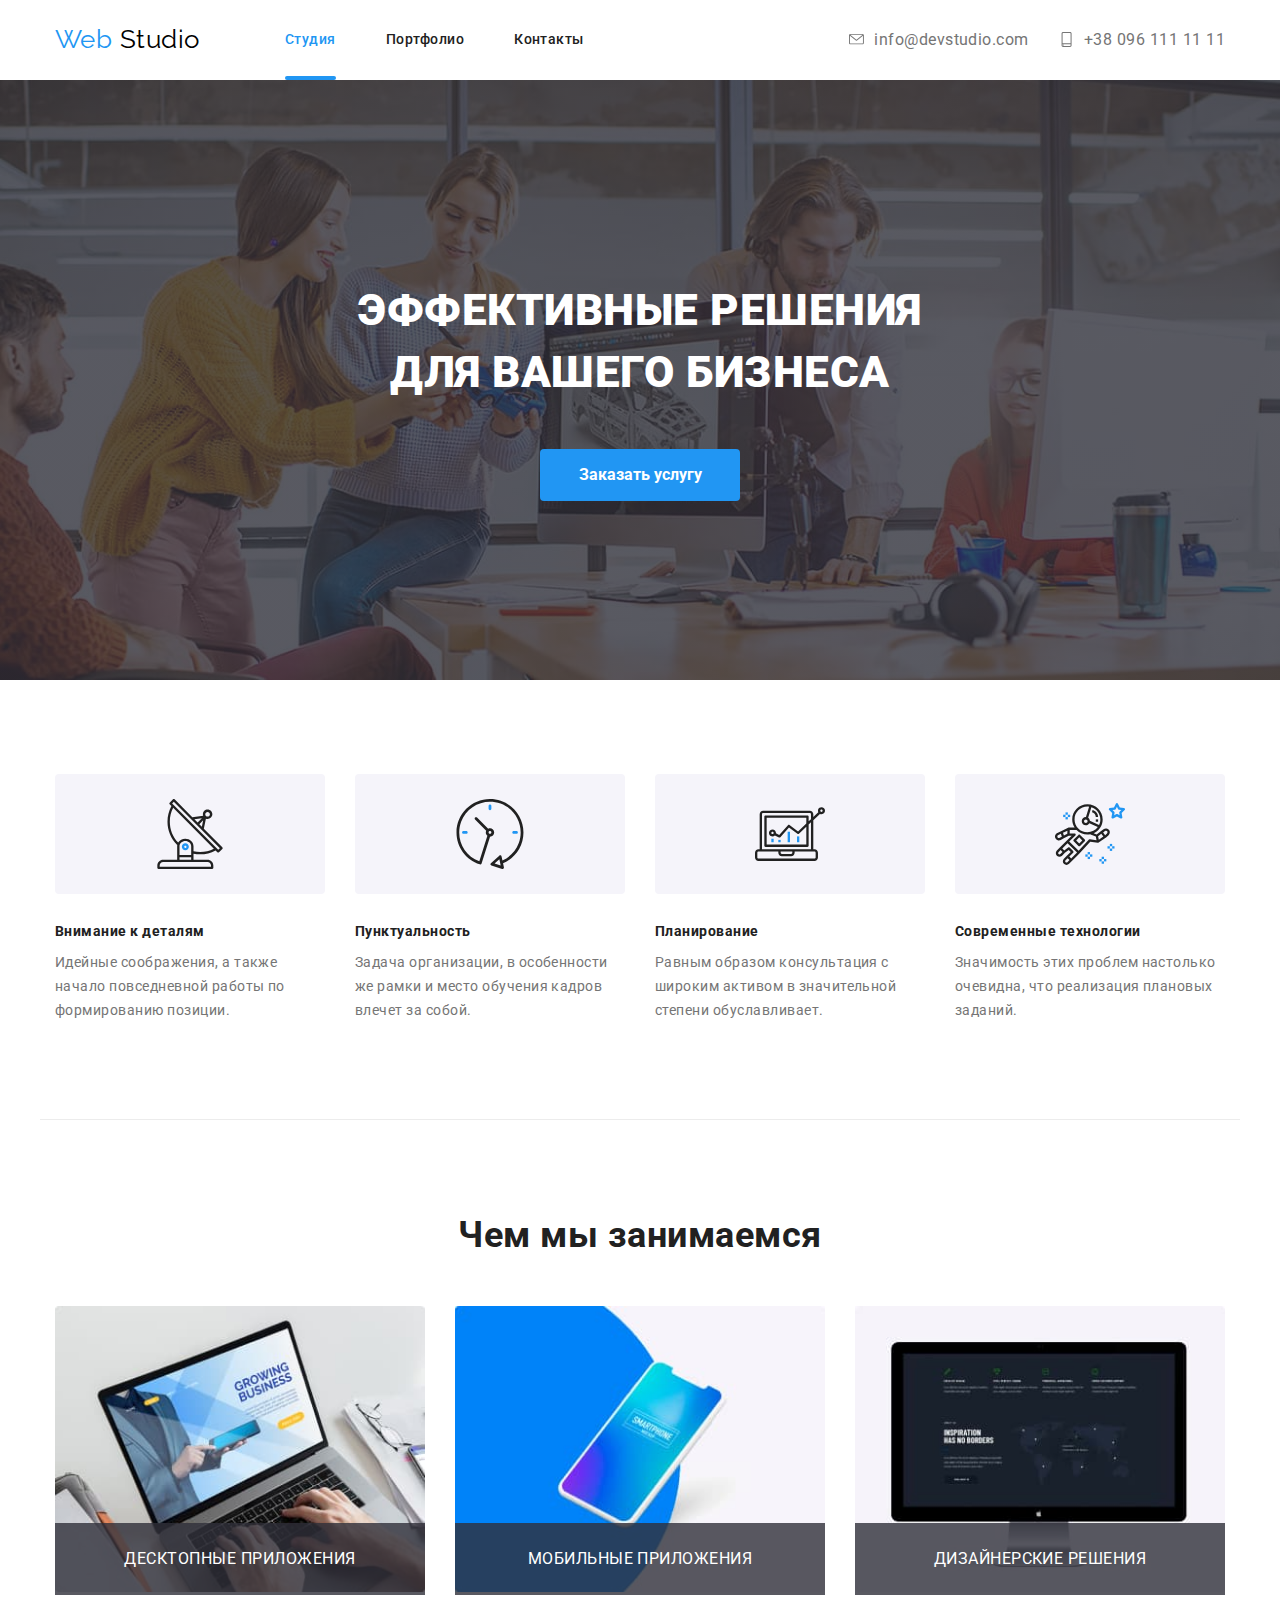
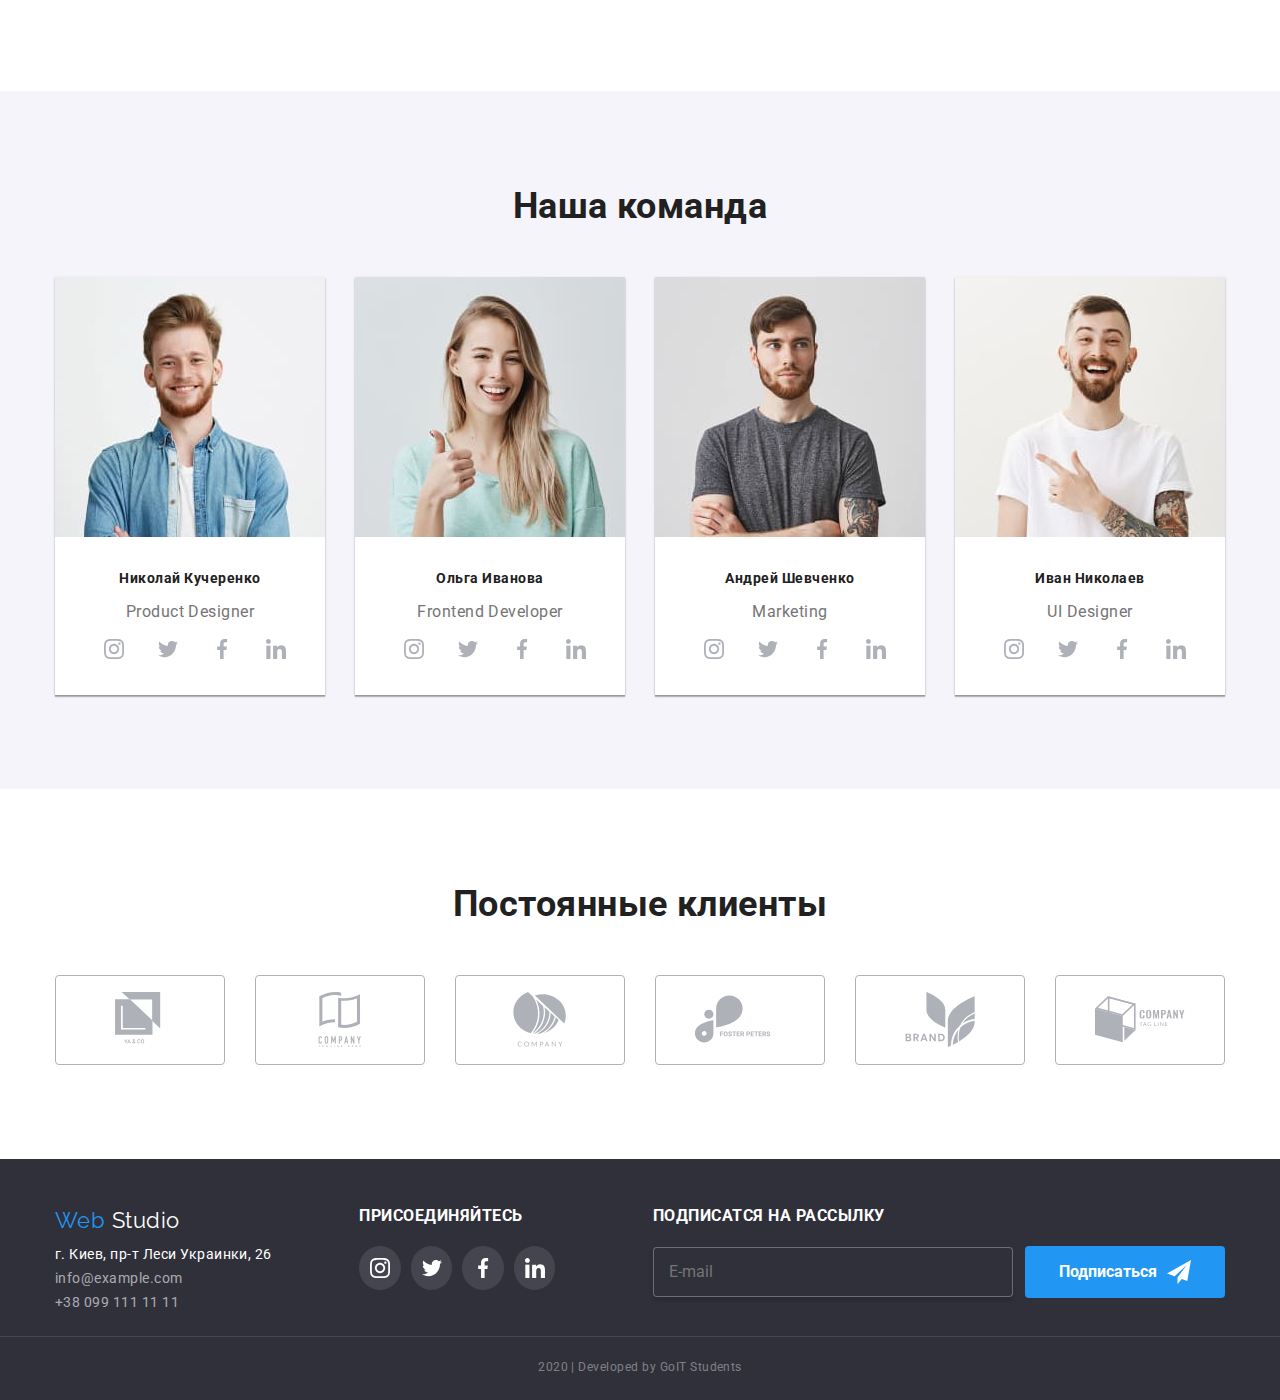
<file: index.html>
<!DOCTYPE html>
<html lang="ru">
  <head>
    <meta charset="UTF-8" />
    <meta name="viewport" content="width=device-width, initial-scale=1.0" />
    <title>Web Studio</title>
    <link
      href="https://fonts.googleapis.com/css2?family=Raleway:wght@700&family=Roboto:wght@400;500;700;900&display=swap"
      rel="stylesheet"
    />
    <link
      rel="stylesheet"
      href="https://cdnjs.cloudflare.com/ajax/libs/modern-normalize/0.6.0/modern-normalize.min.css"
    />
    <link rel="stylesheet" href="./css/styles.css" />
  </head>

  <body>
    <!--Шапка сайта-->
    <header>
      <div class="container main-nav">
        <a href="./index.html" class="logo">
          Web <span class="logo-secondary-color">Studio</span></a
        >
        <nav>
          <ul class="site-nav">
            <li class="item"><a href="" class="link current">Студия</a></li>
            <li class="item">
              <a href="./portfolio.html" class="link">Портфолио</a>
            </li>
            <li class="item"><a href="" class="link">Контакты</a></li>
          </ul>
        </nav>
        <ul class="header-contacts">
          <li class="header-link">
            <a class="header-contacts-link" href="mailto:info@devstudio.com">
              <svg class="header-link-icon">
                <use href="./images/symbol-defs.svg#mail"></use>
              </svg>
              info@devstudio.com
            </a>
          </li>
          <li class="header-link">
            <a class="header-contacts-link" href="tel:380961111111">
              <svg class="header-link-icon">
                <use href="./images/symbol-defs.svg#smartphone"></use>
              </svg>
              +38 096 111 11 11
            </a>
          </li>
        </ul>
      </div>
    </header>

    <main>
      <!--Герой-->
      <section class="hero overlay">
        <div class="hero-box">
          <h1 class="hero-title">
            ЭФФЕКТИВНЫЕ РЕШЕНИЯ<br />ДЛЯ ВАШЕГО БИЗНЕСА
          </h1>
        </div>
        <button type="button" class="button hero-button" data-modal-open>
          Заказать услугу
        </button>
      </section>

      <!--деятельность-->
      <section class="section">
        <div class="container main">
          <h2 class="section-title visuallyhidden">Приемущества</h2>
          <ul class="benefits">
            <li class="benefits-list">
              <div class="box-benefits-icon">
                <svg class="benefits-icon">
                  <use href="./images/symbol-defs.svg#antenna"></use>
                </svg>
              </div>
              <h3>Внимание к деталям</h3>
              <p class="section-p">
                Идейные соображения, а также начало повседневной работы по
                формированию позиции.
              </p>
            </li>
            <li class="benefits-list icon-clock">
              <div class="box-benefits-icon">
                <svg class="benefits-icon">
                  <use href="./images/symbol-defs.svg#clock"></use>
                </svg>
              </div>
              <h3>Пунктуальность</h3>
              <p class="section-p">
                Задача организации, в особенности же рамки и место обучения
                кадров влечет за собой.
              </p>
            </li>
            <li class="benefits-list icon-diagram">
              <div class="box-benefits-icon">
                <svg class="benefits-icon">
                  <use href="./images/symbol-defs.svg#diagram"></use>
                </svg>
              </div>
              <h3>Планирование</h3>
              <p class="section-p">
                Равным образом консультация с широким активом в значительной
                степени обуславливает.
              </p>
            </li>
            <li class="benefits-list icon-astronaut">
              <div class="box-benefits-icon">
                <svg class="benefits-icon">
                  <use href="./images/symbol-defs.svg#astronaut"></use>
                </svg>
              </div>
              <h3>Современные технологии</h3>
              <p class="section-p">
                Значимость этих проблем настолько очевидна, что реализация
                плановых заданий.
              </p>
            </li>
          </ul>
        </div>
      </section>

      <!-- Чем мы занимаемся -->
      <section class="section">
        <div class="container main container-border">
          <div class="box-title">
            <h2 class="section-title">Чем мы занимаемся</h2>
          </div>
          <ul class="doing">
            <li>
              <a href="" class="img-doing">
                <img src="./images/box/box_1.jpg" alt="ноутбук" width="370" />
                <div class="doing-overlay">
                  <p class="doing-text">Десктопные приложения</p>
                </div>
              </a>
            </li>
            <li>
              <a href="" class="img-doing">
                <img src="./images/box/box_2.jpg" alt="смартфон" width="370" />
                <div class="doing-overlay">
                  <p class="doing-text">Мобильные приложения</p>
                </div>
              </a>
            </li>
            <li>
              <a href="" class="img-doing">
                <img
                  src="./images/box/box_3.jpg"
                  alt="дизайн сайта"
                  width="370"
                />
                <div class="doing-overlay">
                  <p class="doing-text">Дизайнерские решения</p>
                </div>
              </a>
            </li>
          </ul>
        </div>
      </section>

      <!--Комманда-->
      <section class="section section-team bg-team">
        <div class="container main">
          <h2 class="section-title team-title">Наша команда</h2>
          <ul class="team">
            <li class="team-list">
              <img
                class="img-team"
                src="./images/our_team/John_Smith.jpg"
                alt="на фото John Smith"
                width="270"
              />
              <h3>Николай Кучеренко</h3>
              <p>Product Designer</p>
              <ul class="box_social_links">
                <li class="list_social_links">
                  <svg class="social_links">
                    <use href="./images/symbol-defs.svg#instagram"></use>
                  </svg>
                </li>
                <li class="list_social_links">
                  <svg class="social_links">
                    <use href="./images/symbol-defs.svg#twitter"></use>
                  </svg>
                </li>
                <li class="list_social_links">
                  <svg class="social_links">
                    <use href="./images/symbol-defs.svg#facebook"></use>
                  </svg>
                </li>
                <li class="list_social_links">
                  <svg class="social_links">
                    <use href="./images/symbol-defs.svg#linkedin"></use>
                  </svg>
                </li>
              </ul>
            </li>
            <li class="team-list">
              <img
                class="img-team"
                src="./images/our_team/Marta_Stewart.jpg"
                alt="на фото Marta Stewart"
                width="270"
              />
              <h3>Ольга Иванова</h3>
              <p>Frontend Developer</p>
              <ul class="box_social_links">
                <li class="list_social_links">
                  <svg class="social_links">
                    <use href="./images/symbol-defs.svg#instagram"></use>
                  </svg>
                </li>
                <li class="list_social_links">
                  <svg class="social_links">
                    <use href="./images/symbol-defs.svg#twitter"></use>
                  </svg>
                </li>
                <li class="list_social_links">
                  <svg class="social_links">
                    <use href="./images/symbol-defs.svg#facebook"></use>
                  </svg>
                </li>
                <li class="list_social_links">
                  <svg class="social_links">
                    <use href="./images/symbol-defs.svg#linkedin"></use>
                  </svg>
                </li>
              </ul>
            </li>
            <li class="team-list">
              <img
                class="img-team"
                src="./images/our_team/Robert_Jakis.jpg"
                alt="на фото Robert Jakis"
                width="270"
              />
              <h3>Андрей Шевченко</h3>
              <p>Marketing</p>
              <ul class="box_social_links">
                <li class="list_social_links">
                  <svg class="social_links">
                    <use href="./images/symbol-defs.svg#instagram"></use>
                  </svg>
                </li>
                <li class="list_social_links">
                  <svg class="social_links">
                    <use href="./images/symbol-defs.svg#twitter"></use>
                  </svg>
                </li>
                <li class="list_social_links">
                  <svg class="social_links">
                    <use href="./images/symbol-defs.svg#facebook"></use>
                  </svg>
                </li>
                <li class="list_social_links">
                  <svg class="social_links">
                    <use href="./images/symbol-defs.svg#linkedin"></use>
                  </svg>
                </li>
              </ul>
            </li>
            <li class="team-list">
              <img
                class="img-team"
                src="./images/our_team/Martin_Doe.jpg"
                alt="на фото Martin Doe"
                width="270"
              />
              <h3>Иван Николаев</h3>
              <p>UI Designer</p>
              <ul class="box_social_links">
                <li class="list_social_links">
                  <svg class="social_links">
                    <use href="./images/symbol-defs.svg#instagram"></use>
                  </svg>
                </li>
                <li class="list_social_links">
                  <svg class="social_links">
                    <use href="./images/symbol-defs.svg#twitter"></use>
                  </svg>
                </li>
                <li class="list_social_links">
                  <svg class="social_links">
                    <use href="./images/symbol-defs.svg#facebook"></use>
                  </svg>
                </li>
                <li class="list_social_links">
                  <svg class="social_links">
                    <use href="./images/symbol-defs.svg#linkedin"></use>
                  </svg>
                </li>
              </ul>
            </li>
          </ul>
        </div>
      </section>

      <!--Клиенты-->
      <section class="section">
        <div class="container main">
          <h2 class="section-title team-title">Постоянные клиенты</h2>
          <ul class="clientes">
            <li>
              <button type="button" class="button clientes-button">
                <svg class="clientes-logo">
                  <use href="./images/symbol-defs.svg#logo_1"></use>
                </svg>
              </button>
            </li>
            <li>
              <button type="button" class="button clientes-button">
                <svg class="clientes-logo">
                  <use href="./images/symbol-defs.svg#logo_2"></use>
                </svg>
              </button>
            </li>
            <li>
              <button type="button" class="button clientes-button">
                <svg class="clientes-logo">
                  <use href="./images/symbol-defs.svg#logo_3"></use>
                </svg>
              </button>
            </li>
            <li>
              <button type="button" class="button clientes-button">
                <svg class="clientes-logo">
                  <use href="./images/symbol-defs.svg#logo_4"></use>
                </svg>
              </button>
            </li>
            <li>
              <button type="button" class="button clientes-button">
                <svg class="clientes-logo">
                  <use href="./images/symbol-defs.svg#logo_5"></use>
                </svg>
              </button>
            </li>
            <li>
              <button type="button" class="button clientes-button">
                <svg class="clientes-logo">
                  <use href="./images/symbol-defs.svg#logo_6"></use>
                </svg>
              </button>
            </li>
          </ul>
        </div>
      </section>
    </main>

    <!-- Футер -->
    <footer>
      <div class="container main-footer">
        <div class="footer-box">
          <div class="footer-box-address">
            <a href="./index.html" class="footer-logo footer-matgin">
              Web <span class="footer-logo-secondary-color">Studio</span></a
            >
            <ul class="footer-address">
              <li>г. Киев, пр-т Леси Украинки, 26</li>
              <li>
                <a class="footer-contacts-link" href="mailto:info@example.com"
                  >info@example.com</a
                >
              </li>
              <li>
                <a class="footer-contacts-link" href="tel:380991111111"
                  >+38 099 111 11 11</a
                >
              </li>
            </ul>
          </div>

          <div>
            <b class="footer-headline">ПРИСОЕДИНЯЙТЕСЬ</b>
            <div>
              <ul class="box_social_links footer-social-links1">
                <li class="list_social_links footer-bg-links">
                  <svg class="social_links">
                    <use href="./images/symbol-defs.svg#instagram"></use>
                  </svg>
                </li>
                <li class="list_social_links footer-bg-links">
                  <svg class="social_links">
                    <use href="./images/symbol-defs.svg#twitter"></use>
                  </svg>
                </li>
                <li class="list_social_links footer-bg-links">
                  <svg class="social_links">
                    <use href="./images/symbol-defs.svg#facebook"></use>
                  </svg>
                </li>
                <li class="list_social_links footer-bg-links">
                  <svg class="social_links">
                    <use href="./images/symbol-defs.svg#linkedin"></use>
                  </svg>
                </li>
              </ul>
            </div>
          </div>
          <div>
            <b class="footer-headline">ПОДПИСАТСЯ НА РАССЫЛКУ</b>
            <form class="footer-form">
              <label for="mail">
                <input
                  class="footer-form-input"
                  type="email"
                  name="mail"
                  placeholder="E-mail"
                />
              </label>
              <button type="submit" class="button hero-button footer-button">
                Подписаться
                <svg class="footer-button-icon">
                  <use href="./images/symbol-defs.svg#icon_send"></use>
                </svg>
              </button>
            </form>
          </div>
        </div>
      </div>
      <div class="copyright-box">
        <p class="copyright">2020 | Developed by GoIT Students</p>
      </div>
    </footer>

    <!-- модальное окно -->

    <div class="backdrop is-hidden" data-modal>
      <form class="modal">
        <div class="form-heading">
          <b>Оставьте свои данные, мы вам перезвоним</b>
        </div>

        <label class="form-field">
          <input type="text" class="form-input" name="name" placeholder=" " />
          <span class="form-label">Имя</span>
          <svg class="form-icon">
            <use href="./images/symbol-defs.svg#person"></use>
          </svg>
        </label>
        
        <label class="form-field">
          <input type="tel" class="form-input" name="tel" placeholder=" " />
          <span class="form-label">Телефон</span>
          <svg class="form-icon">
            <use href="./images/symbol-defs.svg#phone"></use>
          </svg>
        </label>
        
        <label class="form-field">
          <input type="email" class="form-input" name="mail" placeholder=" " />
          <span class="form-label">Почта</span>
          <svg class="form-icon">
            <use href="./images/symbol-defs.svg#email"></use>
          </svg>
        </label>

        <label class="form-field">
          <textarea type="text" class="form-input-comment" rows="5" name="comment" placeholder=" "></textarea>
          <span class="form-label-comment">Комментарий</span>
        </label>

        <div class="form-center">
          <div class="form-checkbox">
            <label class="field">
              <input class="checkbox" type="checkbox" name="topic" value="js" />
              <span class="checkbox-icon"></span>
              <span class="checkbox-label">Соглашаюсь с рассылкой и принимаю
              <a href="/" class="contract">Условия договора</a></label>
              </label></span>
            </label>
          </div>

          <button class="button form-button" type="submit">Отправить</button>
        </div>

        <button class="close-button" data-modal-close="">
          <svg class="form-icon-close">
            <use href="./images/symbol-defs.svg#close"></use>
          </svg>
        </button>
      </form>
    </div>

    <!-- скрипт закрепленного хэдэра -->
    <script>
      const { height: pageHeaderHeight } = document
        .querySelector('.page-header')
        .getBoundingClientRect();

      document.body.style.paddingTop = `${pageHeaderHeight}px`;
    </script>
    <!-- скрипт для модально окна -->
    <script src="./js/modal.js"></script>
  </body>
</html>
</file>
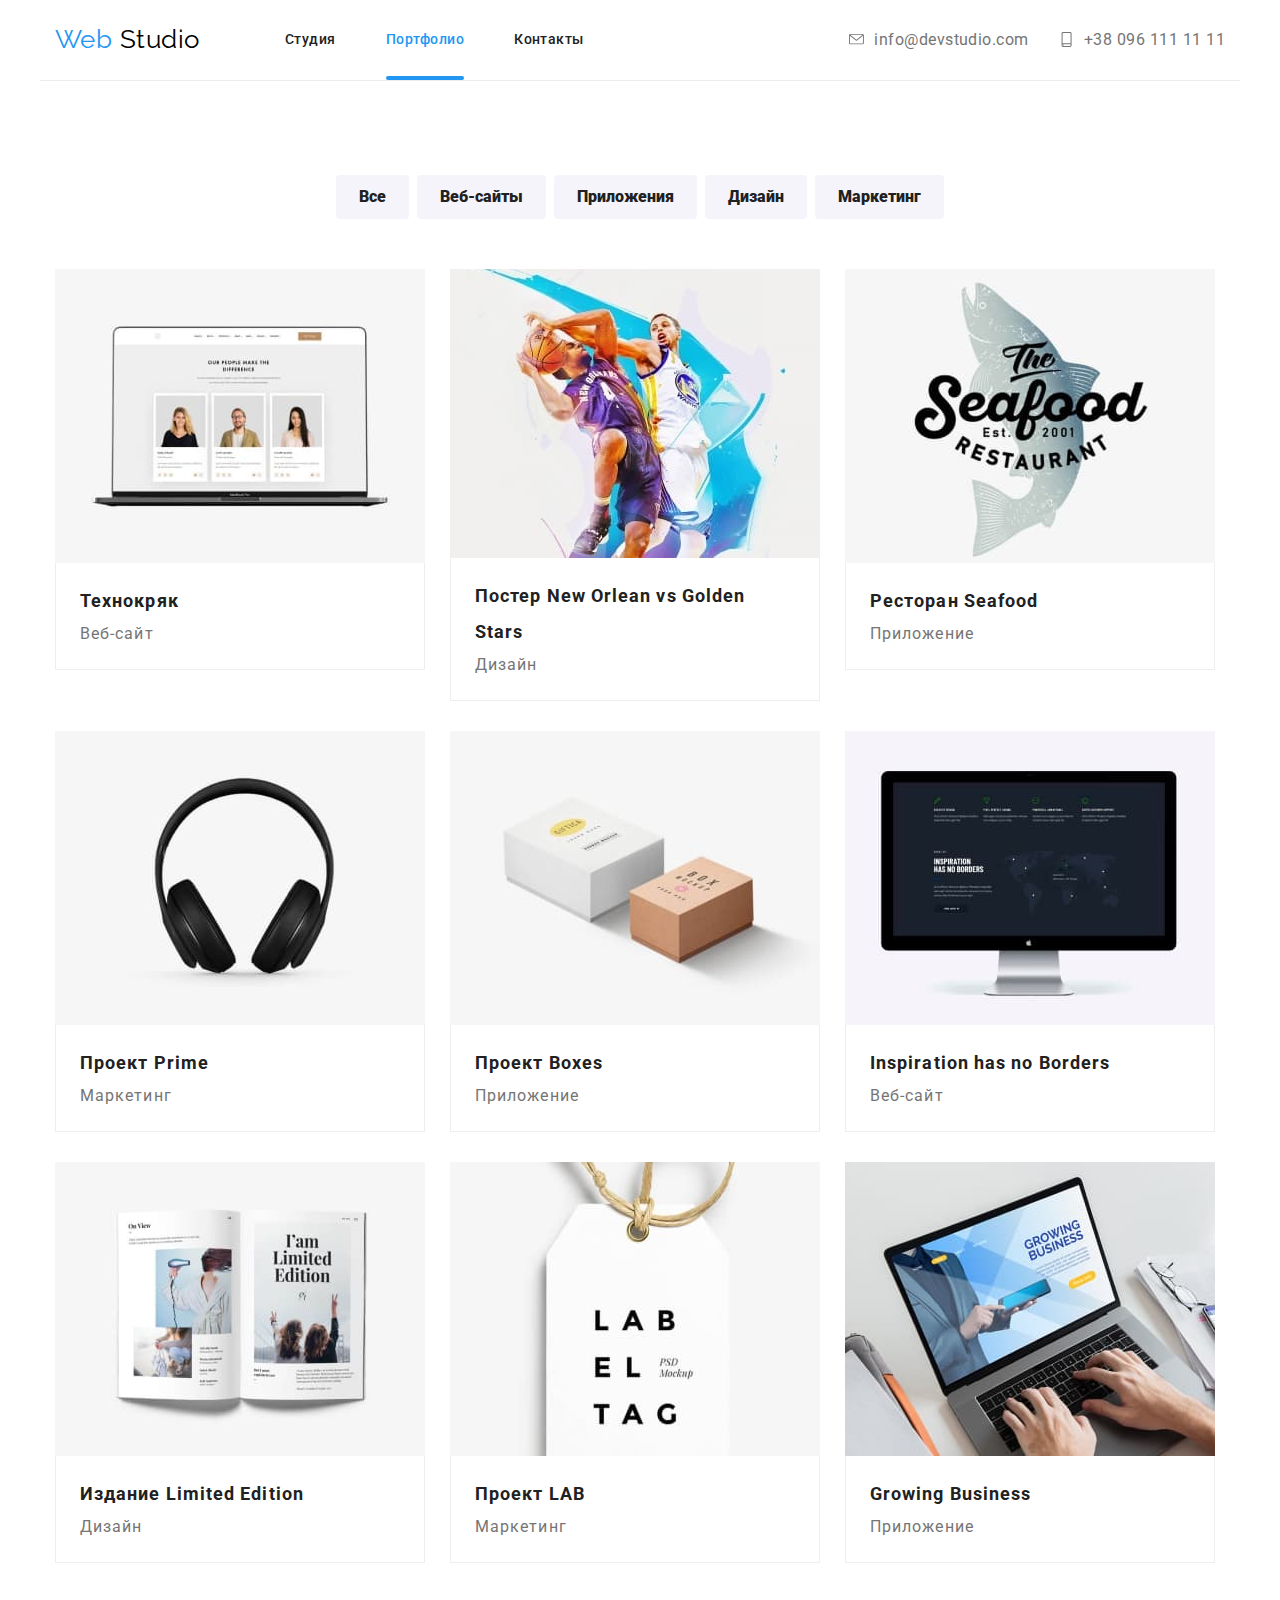
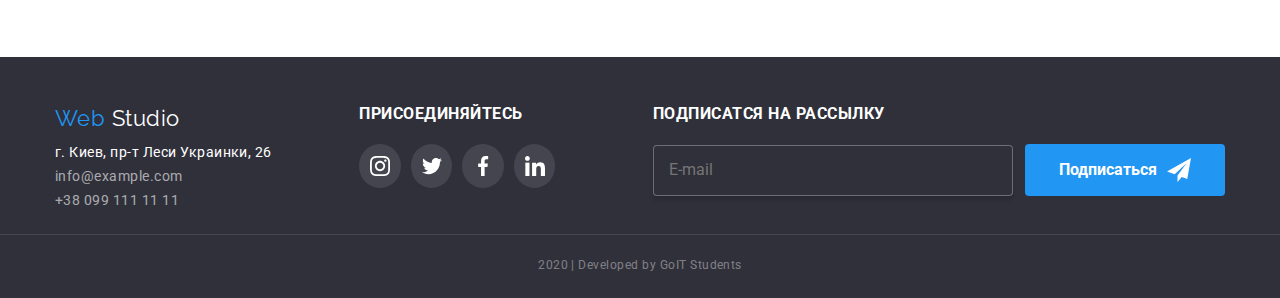
<file: portfolio.html>
<!DOCTYPE html>
<html lang="ru">
  <head>
    <meta charset="UTF-8" />
    <meta name="viewport" content="width=device-width, initial-scale=1.0" />
    <title>portfolio</title>
    <link
      href="https://fonts.googleapis.com/css2?family=Raleway:wght@700&family=Roboto:wght@400;500;700;900&display=swap"
      rel="stylesheet"
    />
    <link
      rel="stylesheet"
      href="https://cdnjs.cloudflare.com/ajax/libs/modern-normalize/0.6.0/modern-normalize.min.css"
    />
    <link rel="stylesheet" href="./css/styles.css" />
  </head>

  <body>
    <!--Шапка сайта-->
    <header>
      <div class="container main-nav">
        <a href="./index.html" class="logo">
          Web <span class="logo-secondary-color">Studio</span></a
        >
        <nav>
          <ul class="site-nav">
            <li class="item"><a href="./index.html" class="link">Студия</a></li>
            <li class="item">
              <a href="" class="link current">Портфолио</a>
            </li>
            <li class="item"><a href="" class="link">Контакты</a></li>
          </ul>
        </nav>
        <ul class="header-contacts">
          <li class="header-link">
            <a class="header-contacts-link" href="mailto:info@devstudio.com">
              <svg class="header-link-icon">
                <use href="./images/symbol-defs.svg#mail"></use>
              </svg>
              info@devstudio.com
            </a>
          </li>
          <li class="header-link">
            <a class="header-contacts-link" href="tel:380961111111">
              <svg class="header-link-icon">
                <use href="./images/symbol-defs.svg#smartphone"></use>
              </svg>
              +38 096 111 11 11
            </a>
          </li>
        </ul>
      </div>
    </header>

    <main>
      <div class="container main container-border">
        <h1 class="section-title visuallyhidden">Портфолио</h1>
        <div class="">
          <ul class="list-button">
            <li>
              <button type="button" class="button portfolio-button">
                Все
              </button>
            </li>
            <li>
              <button type="button" class="button portfolio-button">
                Веб-сайты
              </button>
            </li>
            <li>
              <button type="button" class="button portfolio-button">
                Приложения
              </button>
            </li>
            <li>
              <button type="button" class="button portfolio-button">
                Дизайн
              </button>
            </li>
            <li>
              <button type="button" class="button portfolio-button">
                Маркетинг
              </button>
            </li>
          </ul>
        </div>
        <div class="portfolio">
          <ul class="portfolio-card">
            <li>
              <a href="" class="td-none">
                <div class="img-card">
                  <img
                    src="./images/portfolio/цифровой_шпионаж.jpg"
                    alt="цифровой шпионаж"
                    width="370"
                    class="card-img"
                  />
                  <div class="text-overlay">
                    <p class="text-card">
                      Технокряк это современная площадка распространения
                      коронавируса. Компании используют эту платформу для
                      цифрового шпионажа и атак на защищённые сервера
                      конкурентов.
                    </p>
                  </div>
                </div>
                <div class="portfolio-card-content">
                  <h2 class="title">Технокряк</h2>
                  <p>Веб-сайт</p>
                </div>
              </a>
            </li>
            <li>
              <a href="" class="td-none">
                <div class="img-card">
                  <img
                    src="./images/portfolio/игроки_в_баскетбол.jpg"
                    alt="игроки в баскетбол"
                    width="370"
                    class="card-img"
                  />
                  <div class="text-overlay">
                    <p class="text-card">
                      Технокряк это современная площадка распространения
                      коронавируса. Компании используют эту платформу для
                      цифрового шпионажа и атак на защищённые сервера
                      конкурентов.
                    </p>
                  </div>
                </div>
                <div class="portfolio-card-content">
                  <h2 class="title">Постер New Orlean vs Golden Stars</h2>
                  <p>Дизайн</p>
                </div>
              </a>
            </li>
            <li>
              <a href="" class="td-none">
                <div class="img-card">
                  <img
                    src="./images/portfolio/логотип_с_рыбой.jpg"
                    alt="логотип с рыбой"
                    width="370"
                    class="card-img"
                  />
                  <div class="text-overlay">
                    <p class="text-card">
                      Технокряк это современная площадка распространения
                      коронавируса. Компании используют эту платформу для
                      цифрового шпионажа и атак на защищённые сервера
                      конкурентов.
                    </p>
                  </div>
                </div>
                <div class="portfolio-card-content">
                  <h2 class="title">Ресторан Seafood</h2>
                  <p>Приложение</p>
                </div>
              </a>
            </li>
            <li>
              <a href="" class="td-none">
                <div class="img-card">
                  <img
                    src="./images/portfolio/наушники.jpg"
                    alt="наушники"
                    width="370"
                    class="card-img"
                  />
                  <div class="text-overlay">
                    <p class="text-card">
                      Технокряк это современная площадка распространения
                      коронавируса. Компании используют эту платформу для
                      цифрового шпионажа и атак на защищённые сервера
                      конкурентов.
                    </p>
                  </div>
                </div>
                <div class="portfolio-card-content">
                  <h2 class="title">Проект Prime</h2>
                  <p>Маркетинг</p>
                </div>
              </a>
            </li>
            <li>
              <a href="" class="td-none">
                <div class="img-card">
                  <img
                    src="./images/portfolio/две_коробки.jpg"
                    alt="две коробки"
                    width="370"
                    class="card-img"
                  />
                  <div class="text-overlay">
                    <p class="text-card">
                      Технокряк это современная площадка распространения
                      коронавируса. Компании используют эту платформу для
                      цифрового шпионажа и атак на защищённые сервера
                      конкурентов.
                    </p>
                  </div>
                </div>
                <div class="portfolio-card-content">
                  <h2 class="title">Проект Boxes</h2>
                  <p>Приложение</p>
                </div>
              </a>
            </li>
            <li>
              <a href="" class="td-none">
                <div class="img-card">
                  <img
                    src="./images/portfolio/монитор.jpg"
                    alt="монитор"
                    width="370"
                    class="card-img"
                  />
                  <div class="text-overlay">
                    <p class="text-card">
                      Технокряк это современная площадка распространения
                      коронавируса. Компании используют эту платформу для
                      цифрового шпионажа и атак на защищённые сервера
                      конкурентов.
                    </p>
                  </div>
                </div>
                <div class="portfolio-card-content">
                  <h2 class="title">Inspiration has no Borders</h2>
                  <p>Веб-сайт</p>
                </div>
              </a>
            </li>
            <li>
              <a href="" class="td-none">
                <div class="img-card">
                  <img
                    src="./images/portfolio/журнал.jpg"
                    alt="журнал"
                    width="370"
                    class="card-img"
                  />
                  <div class="text-overlay">
                    <p class="text-card">
                      Технокряк это современная площадка распространения
                      коронавируса. Компании используют эту платформу для
                      цифрового шпионажа и атак на защищённые сервера
                      конкурентов.
                    </p>
                  </div>
                </div>
                <div class="portfolio-card-content">
                  <h2 class="title">Издание Limited Edition</h2>
                  <p>Дизайн</p>
                </div>
              </a>
            </li>
            <li>
              <a href="" class="td-none">
                <div class="img-card">
                  <img
                    src="./images/portfolio/ярлык.jpg"
                    alt="ярлык"
                    width="370"
                    class="card-img"
                  />
                  <div class="text-overlay">
                    <p class="text-card">
                      Технокряк это современная площадка распространения
                      коронавируса. Компании используют эту платформу для
                      цифрового шпионажа и атак на защищённые сервера
                      конкурентов.
                    </p>
                  </div>
                </div>
                <div class="portfolio-card-content">
                  <h2 class="title">Проект LAB</h2>
                  <p>Маркетинг</p>
                </div>
              </a>
            </li>
            <li>
              <a href="" class="td-none">
                <div class="img-card">
                  <img
                    src="./images/portfolio/ноутбук.jpg"
                    alt="ноутбук"
                    width="370"
                    class="card-img"
                  />
                  <div class="text-overlay">
                    <p class="text-card">
                      Технокряк это современная площадка распространения
                      коронавируса. Компании используют эту платформу для
                      цифрового шпионажа и атак на защищённые сервера
                      конкурентов.
                    </p>
                  </div>
                </div>
                <div class="portfolio-card-content">
                  <h2 class="title">Growing Business</h2>
                  <p>Приложение</p>
                </div>
              </a>
            </li>
          </ul>
        </div>
      </div>
    </main>

    <!-- Футер -->
    <footer>
      <div class="container main-footer">
        <div class="footer-box">
          <div class="footer-box-address">
            <a href="./index.html" class="footer-logo footer-matgin">
              Web <span class="footer-logo-secondary-color">Studio</span></a
            >
            <ul class="footer-address">
              <li>г. Киев, пр-т Леси Украинки, 26</li>
              <li>
                <a class="footer-contacts-link" href="mailto:info@example.com"
                  >info@example.com</a
                >
              </li>
              <li>
                <a class="footer-contacts-link" href="tel:380991111111"
                  >+38 099 111 11 11</a
                >
              </li>
            </ul>
          </div>

          <div>
            <b class="footer-headline">ПРИСОЕДИНЯЙТЕСЬ</b>
            <div>
              <ul class="box_social_links footer-social-links1">
                <li class="list_social_links footer-bg-links">
                  <svg class="social_links">
                    <use href="./images/symbol-defs.svg#instagram"></use>
                  </svg>
                </li>
                <li class="list_social_links footer-bg-links">
                  <svg class="social_links">
                    <use href="./images/symbol-defs.svg#twitter"></use>
                  </svg>
                </li>
                <li class="list_social_links footer-bg-links">
                  <svg class="social_links">
                    <use href="./images/symbol-defs.svg#facebook"></use>
                  </svg>
                </li>
                <li class="list_social_links footer-bg-links">
                  <svg class="social_links">
                    <use href="./images/symbol-defs.svg#linkedin"></use>
                  </svg>
                </li>
              </ul>
            </div>
          </div>
          <div>
            <b class="footer-headline">ПОДПИСАТСЯ НА РАССЫЛКУ</b>
            <form class="footer-form">
              <label for="mail">
                <input
                  class="footer-form-input"
                  type="email"
                  name="mail"
                  placeholder="E-mail"
                />
              </label>
              <button type="submit" class="button hero-button footer-button">
                Подписаться
                <svg class="footer-button-icon">
                  <use href="./images/symbol-defs.svg#icon_send"></use>
                </svg>
              </button>
            </form>
          </div>
        </div>
      </div>
      <div class="copyright-box">
        <p class="copyright">2020 | Developed by GoIT Students</p>
      </div>
    </footer>
  </body>
</html>
</file>
<file: css/styles.css>
html {
  box-sizing: border-box;
}
*,
*::before,
*::after {
  box-sizing: inherit;
}

/* белый #FFFFFF */

/* первичный фон #E5E5E5 */

/* вторичный фон #F5F4FA */

/* цвет основного текста #757575 */

/* вторичный цвет текста  #212121*/

/* акцент #2196F3 */

/* соцсети серый #AFB1B8 */

/* соцсети футера серый rgba(255, 255, 255, 0.1) */

/* фон иконок приемущества #F5F4FA */

/* цвет текста контактов футера rgba(255, 255, 255, 0.6) */

/* цвет вторичного теста футера rgba(255, 255, 255, 0.4) */
/* цет фона модального окна rgba(0, 0, 0, 0.2); */

:root {
  --white-color: #ffffff;
  --black-color: #000000;
  --primary-bg-color: #f5f4fa;
  --secondary-bg-color: #e5e5e5;
  --primary-text-color: #757575;
  --title-text-color: #212121;
  --accent-color: #2196f3;
  --social-network-color: #afb1b8;
  --social-network-footer-color: rgba(255, 255, 255, 0.1);
  --icon-bg-color: #f5f4fa;
  --footer-contacts-text-color: rgba(255, 255, 255, 0.6);
  --footer-secondary-test-color: rgba(255, 255, 255, 0.4);
  --footer-bg-color: #2f303a;
  --modal-bc: rgba(0, 0, 0, 0.2);
}

body {
  color: var(--primary-text-color);
  /* background-color: var(--primary-bg-color); */
  font-family: Roboto, sans-serif;
  letter-spacing: 0.03em;
}

ul {
  list-style: none;
  padding: 0;
  margin: 0;
}

.container {
  margin-left: auto;
  margin-right: auto;
  padding-left: 15px;
  padding-right: 15px;
  width: 1200px;

  /* outline: 2px solid tomato; */
}

.container-border {
  border-top: 1px solid #ececec;
}

/* main-nav */

.main-nav {
  display: flex;
  align-items: center;
}

/* site nav */

.site-nav {
  display: flex;
  margin-left: 85px;
}

/* logo */

.logo {
  color: var(--accent-color);
  font-family: Raleway, cursive;
  text-decoration: none;
  font-size: 26px;
  line-height: 1.2;
}
.logo-secondary-color {
  color: var(--black-color);

  transition: all 250ms cubic-bezier(0.4, 0, 0.2, 1);
}
.logo-secondary-color:hover {
  color: var(--accent-color);
}

.site-nav .item {
  /* background-color: tomato; */
  margin-right: 50px;
}
.site-nav .item:last-child {
  margin-right: 0;
}
.header-contacts {
  display: flex;
  margin-left: auto;
}
.header-contacts .header-link + .header-link {
  margin-left: 30px;
}
.site-nav .link {
  display: block;
  padding-top: 32px;
  padding-bottom: 32px;

  position: relative;

  font-weight: 500;
  font-size: 14px;
  line-height: 1.14;

  color: var(--title-text-color);
  text-decoration: none;

  transition: all 250ms cubic-bezier(0.4, 0, 0.2, 1);
}

.site-nav .link::after {
  content: '';

  position: absolute;
  left: 0;
  bottom: 0;

  display: block;
  width: 100%;
  height: 4px;
  background-color: var(--accent-color);
  border-radius: 2px;

  transform: scaleX(0);
  transition: transform 250ms cubic-bezier(0.4, 0, 0.2, 1);
}

.site-nav .link:hover::after {
  transform: scaleX(1);
}

.site-nav .link:hover,
.site-nav .link:focus {
  color: var(--accent-color);
}

.link.current {
  color: var(--accent-color);
}
.link.current::after {
  content: '';

  position: absolute;
  left: 0;
  bottom: 0;

  display: block;
  width: 100%;
  height: 4px;
  background-color: var(--accent-color);
  border-radius: 2px;

  transform: scaleX(1);
}

/* contacts */

.footer-contacts {
  font-weight: 500;
  font-size: 14px;
  line-height: 1.14;
}

.header-contacts-link {
  display: flex;
  align-items: center;
  color: var(--primary-text-color);
  fill: var(--primary-text-color);
  text-decoration: none;

  padding-top: 15px;
  padding-bottom: 15px;

  transition: all 250ms cubic-bezier(0.4, 0, 0.2, 1);
}
.header-contacts-link:hover,
.header-contacts-link:focus {
  color: var(--accent-color);
  --color5: var(--accent-color);
}

.header-link-icon {
  margin-right: 10px;
  width: 15px;
  height: 15px;
}

/* hero */

.hero {
  text-align: center;

  padding-top: 200px;
  background: rgba(47, 48, 58, 0.8);
}

.hero-box {
  margin-top: o;
  margin-bottom: 46px;
}
.hero-title {
  margin: 0;
  font-weight: 900;
  font-size: 44px;
  line-height: 1.4;

  color: var(--white-color);
  /* outline: 2px solid tomato; */
}

/* overlay */

.overlay {
  max-width: 1600px;
  max-height: 600px;
  margin-left: auto;
  margin-right: auto;
  /* outline: 1px solid tomato; */
  background-image: linear-gradient(
      to right,
      rgba(47, 48, 58, 0.8),
      rgba(47, 48, 58, 0.8)
    ),
    url(../images/hero/hero_img.jpg);

  background-repeat: no-repeat;
  background-position: center;
  background-size: cover;
}

/* main */

.main {
  margin-top: 0;
  margin-bottom: 0;
  padding-top: 94px;
  padding-bottom: 94px;

  /* outline: 2px solid tomato; */
}

/* section */

.section {
}
.box-title {
  margin-bottom: 50px;
}
.section-title {
  margin: 0;
  padding-top: 0px;
  padding-bottom: 0px;

  font-weight: 700;
  font-size: 36px;
  line-height: 1.17;
  text-align: center;
  color: var(--title-text-color);
}

.visuallyhidden {
  position: absolute;

  width: 1px;
  height: 1px;
  margin: -1px;
  border: 0;
  padding: 0;

  clip: rect(0 0 0 0);
  overflow: hidden;
}

/* Benefits */

.benefits {
  display: flex;
  justify-content: space-between;
}
.benefits > li {
  width: 270px;
  height: 251px;
}
.benefits-list {
  width: 270px;
  height: 251px;
}

.box-benefits-icon {
  display: flex;
  align-items: center;
  justify-content: center;

  width: 270px;
  height: 120px;
  background-color: var(--icon-bg-color);

  border-radius: 4px;
  margin-bottom: 30px;
}
.benefits-icon {
  width: 70px;
  height: 70px;
}
.icon-clock::before {
  background-image: url(../images/benefits/clock.svg);
}
.icon-diagram::before {
  background-image: url(../images/benefits/diagram.svg);
}
.icon-astronaut::before {
  background-image: url(../images/benefits/astronaut.svg);
}

.bg-team {
  background-color: var(--primary-bg-color);
}
.section-p {
  margin-top: 0;

  font-weight: normal;
  font-size: 14px;
  line-height: 24px;
}
.title {
  margin: 0;

  color: var(--title-text-color);

  font-weight: bold;
  font-size: 18px;
  line-height: 2;

  letter-spacing: 0.06em;
}

/* doing */

.doing {
  display: flex;
  justify-content: space-between;
}

.img-doing {
  position: relative;

  text-decoration: none;
  font-weight: 700;
  font-size: 14px;
  line-height: 1.14;
  text-align: center;
}

.doing-overlay {
  position: absolute;
  width: 100%;

  bottom: 0;
  left: 0;

  background-color: rgba(47, 48, 58, 0.8);
}

.doing-text {
  display: block;
  text-align: center;
  text-transform: uppercase;

  margin: 21px 60px;

  color: var(--white-color);
}

h3 {
  margin-top: 0;
  margin-bottom: 10px;

  font-weight: 700;
  font-size: 14px;
  line-height: 1.14;
  color: var(--title-text-color);
}

p {
  margin-top: 0;
  margin-bottom: 0;
}

/* team */

.team {
  display: flex;
  justify-content: space-between;
}

.team-list {
  background: var(--white-color);

  /* border-radius: 4px; */
  width: 270px;

  box-shadow: 0px 2px 1px rgba(0, 0, 0, 0.2), 0px 1px 1px rgba(0, 0, 0, 0.14),
    0px 1px 3px rgba(0, 0, 0, 0.12);
}
.team-title {
  margin-top: 0;
  margin-bottom: 50px;
}
.section-team {
  font-weight: 500;
  font-size: 16px;
  line-height: 1.19;
  text-align: center;
}
.team-list > ul {
  display: flex;
  justify-content: center;

  margin-left: 10px;
  margin-bottom: 24px;
  width: 270px;
}
.img-team {
  margin-bottom: 30px;
}

/* social_links */

.box_social_links {
  width: 206px;

  display: flex;
  justify-content: space-around;
}

.list_social_links {
  display: flex;
  align-items: center;
  justify-content: center;

  margin-right: 10px;

  border-radius: 50%;
  width: 44px;
  height: 44px;

  fill: var(--social-network-color);

  transition: all 250ms cubic-bezier(0.4, 0, 0.2, 1);
}
.list_social_links:hover {
  background-color: var(--accent-color);
  --color1: var(--white-color);
}

.social_links {
  width: 20px;
  height: 20px;
}

/* clientes */

.clientes {
  display: flex;
  justify-content: space-between;
}

.clientes-logo {
  width: 90px;
  height: 55px;

  fill: var(--social-network-color);
}

/* portfolio */

.portfolio {
  font-weight: 700;
  font-size: 18px;
  line-height: 2;
  letter-spacing: 0.06em;
}
.card-img {
  display: block;
  min-width: 100%;
  height: auto;
}
.portfolio-card {
  display: flex;
  flex-wrap: wrap;
}
.portfolio-card > li {
  padding: 0;
  margin-right: 25px;
  margin-bottom: 30px;

  width: 370px;
  overflow: hidden;
}
.portfolio-card > li:hover {
  transition: all 250ms cubic-bezier(0.4, 0, 0.2, 1);

  box-shadow: 1px 4px 6px rgba(0, 0, 0, 0.16), 0px 4px 4px rgba(0, 0, 0, 0.06),
    0px 1px 1px rgba(0, 0, 0, 0.12);
}

.portfolio-card > li:nth-child(3n) {
  margin-right: 0;
}
.portfolio-card > li:nth-last-child(-n + 3) {
  margin-bottom: 0;
}

.portfolio-card-content {
  padding: 20px 24px;

  border: 1px solid #eeeeee;
  border-top: 0;

  box-sizing: border-box;
  border-top-left-radius: 0;
  border-top-right-radius: 0;
}

.img-card {
  position: relative;
  overflow: hidden;
}

.td-none {
  display: block;
  padding: 0;
  margin: 0;
  text-decoration: none;
  text-align: left;
}

.text-overlay {
  position: absolute;
  top: 0;
  left: 0;
  width: 100%;
  height: 294px;

  transform: translateY(100%);
  transition: transform 250ms cubic-bezier(0.4, 0, 0.2, 1);

  background-color: rgba(33, 150, 243, 0.9);
}
.td-none:hover .text-overlay {
  transform: translateY(0);
}

.text-card {
  display: block;
  width: 320px;
  height: 168px;
  color: var(--white-color);

  margin: 63px 24px;
}

p {
  font-weight: normal;
  font-size: 16px;
  line-height: 1.87;

  color: var(--primary-text-color);
}

/* footer */
footer {
  font-style: normal;
  color: var(--white-color);
  background-color: var(--footer-bg-color);
}

.main-footer {
  padding-top: 48px;
  padding-bottom: 21px;
}
.footer-box {
  display: flex;
  align-items: flex-start;
  justify-content: space-between;
}
.footer-matgin {
  display: block;
  margin-bottom: 21px;
}
.footer-bg-links {
  --color1: var(--white-color);
  background: rgba(255, 255, 255, 0.1);
}
.footer-social-links1 {
  width: 206px;

  display: flex;
  justify-content: space-between;
}

.footer-box-address {
}

.footer-logo {
  margin-bottom: 10px;

  text-decoration: none;
  color: var(--accent-color);
  font-size: 22px;
  line-height: 1.2;
  font-family: Raleway, cursive;
}
.footer-logo-secondary-color {
  color: var(--white-color);

  transition: all 250ms cubic-bezier(0.4, 0, 0.2, 1);
}
.footer-logo-secondary-color:hover {
  color: var(--accent-color);
}
.footer-address {
  font-style: normal;
  font-weight: 400;
  font-size: 14px;
  line-height: 1.7;
}
.footer-contacts-link {
  text-decoration: none;
  color: var(--footer-contacts-text-color);

  transition: all 250ms cubic-bezier(0.4, 0, 0.2, 1);
}
.footer-contacts-link:hover,
.footer-contacts-link:focus {
  color: var(--accent-color);
}

.copyright {
  padding-top: 18px;
  padding-bottom: 21px;
  border-top: 1px solid rgba(255, 255, 255, 0.1);

  text-align: center;

  color: var(--footer-secondary-test-color);
  font-size: 12px;
  line-height: 2;
}

/* subscription */

.footer-headline {
  display: inline-block;
  align-items: center;
  margin-bottom: 21px;
}
/* button */

.button {
  display: inline-block;
  border-radius: 4px;

  border: 1px solid transparent;

  font-weight: 900;
  font-size: 16px;
  line-height: 1.9;
  text-align: center;
  text-decoration: none;

  font-family: inherit;
  cursor: pointer;

  transition: background-color 250ms cubic-bezier(0.4, 0, 0.2, 1);
}

.hero-button {
  font-weight: 700;
  font-size: 16px;
  line-height: 1.87;

  color: var(--white-color);
  background-color: var(--accent-color);

  min-width: 200px;
  border-radius: 4px;
  padding: 10px 32px;
  margin-bottom: 200px;
}
.hero-button:hover {
  --color4: var(--title-text-color);
  color: var(--title-text-color);
  background-color: var(--primary-bg-color);
}

.benefits-button {
  width: 270px;
  height: 120px;
  margin-bottom: 30px;

  color: var(--title-text-color);
  background-color: var(--primary-bg-color);
}
.benefits-button:hover {
  color: var(--white-color);
  background-color: var(--accent-color);
}

.clientes-button {
  display: flex;
  align-items: center;
  justify-content: center;

  width: 170px;
  height: 90px;
  fill: var(--social-network-color);

  border-radius: 4px;

  background-color: var(--white-color);
  border: 1px solid var(--social-network-color);

  transition: all 250ms cubic-bezier(0.4, 0, 0.2, 1);
}
/* .form-field:focus-within */
.clientes-button:hover,
.clientes-button:focus {
  color: var(--accent-color);
  --color1: var(--accent-color);
}

.clientes-button:hover {
  border: 1px solid var(--accent-color);
  fill: var(--accent-color);
}

.footer-button {
  display: flex;
  align-items: center;
  justify-content: space-evenly;
  margin-bottom: 0;
}

.footer-button-icon {
  width: 24px;
  height: 24px;
  margin-left: 10px;
}

.list-button {
  display: flex;
  justify-content: center;

  margin-bottom: 50px;
}

.list-button > li:not(:last-child) {
  margin-right: 8px;
}

.portfolio-button {
  padding: 6px 22px;

  color: var(--title-text-color);
  background-color: var(--primary-bg-color);
}
.portfolio-button:hover {
  color: var(--white-color);
  background-color: var(--accent-color);
}
.test {
  display: flex;
  flex-wrap: wrap;
}
.flex {
  width: 300px;
}

/* modal */

.backdrop {
  position: fixed;
  top: 0;
  left: 0;
  width: 100%;
  height: 100%;
  background-color: var(--modal-bc);

  opacity: 1;
  transition: opacity 250ms cubic-bezier(0.4, 0, 0.2, 1);
}

.backdrop.is-hidden {
  opacity: 0;
  pointer-events: none;
}

.backdrop.is-hidden .modal {
  transform: translate(-50%, -50%) scale(1.2);
}

.modal {
  position: absolute;
  top: 50%;
  left: 50%;
  transform: translate(-50%, -50%) scale(1);

  transition: transform 250ms cubic-bezier(0.4, 0, 0.2, 1);

  width: 528px;
  background-color: var(--white-color);
  box-shadow: 0px 2px 1px rgba(0, 0, 0, 0.2), 0px 1px 1px rgba(0, 0, 0, 0.14),
    0px 1px 3px rgba(0, 0, 0, 0.12);
  border-radius: 4px;

  padding: 40px;

  font-style: normal;
  font-weight: normal;
  font-size: 14px;
  line-height: 1.71;

  letter-spacing: 0.03em;

  color: var(--title-text-color);
}

/* form */

.footer-form {
  display: flex;
  align-items: center;
}

.form-heading {
  margin-bottom: 30px;

  font-weight: bold;
  font-size: 20px;
  line-height: 23px;
  text-align: center;
  letter-spacing: 0.03em;

  color: var(--title-text-color);
}

.footer-form-input {
  width: 360px;
  margin-right: 12px;
  padding: 15px;

  background-color: var(--footer-bg-color);
  color: var(--white-color);

  border: 1px solid rgba(255, 255, 255, 0.3);
  box-shadow: 0px 4px 4px rgba(0, 0, 0, 0.15);
  border-radius: 4px;

  transition: all 250ms cubic-bezier(0.4, 0, 0.2, 1);
}

.footer-form-input:hover,
.footer-form-input:focus {
  border: 1px solid var(--accent-color);
}

.form-field {
  position: relative;
  display: block;
  margin-bottom: 30px;
}

.form-input {
  width: 100%;
  margin: 0;
  padding: 10px 35px;
  padding-left: 40px;
  font: inherit;

  border: 1px solid rgba(33, 33, 33, 0.2);
  border-radius: 4px;
}

.form-input:focus,
.form-input-comment:focus {
  outline: 1px solid var(--accent-color);
  border-color: var(--accent-color);
}
.form-input-comment {
  width: 100%;
  margin: 0;
  padding: 10px 35px;
  padding-left: 40px;
  font: inherit;

  border: 1px solid rgba(33, 33, 33, 0.2);
  border-radius: 4px;
}

.form-icon {
  position: absolute;
  top: 50%;
  left: 16px;

  transform: translateY(-50%);

  display: inline-block;
  width: 18px;
  height: 18px;
  fill: #212121;

  transition: all 250ms cubic-bezier(0.4, 0, 0.2, 1);
}

.form-field:focus-within > .form-icon,
.form-field:focus-within {
  fill: #2196f3;
  color: var(--accent-color);
}

.form-field:focus-within > .form-label,
.form-input:not(:placeholder-shown) + .form-label {
  transform: translateY(-44px) translateX(-30px);
}

.form-icon-mail {
  position: absolute;
  top: 5%;
  left: 16px;

  transform: translateY(-50%);

  width: 18px;
  height: 18px;
  fill: black;
}
.form-icon-close {
  display: flex;
  align-items: center;
  justify-content: center;

  width: 18px;
  height: 26px;

  transition: all 250ms cubic-bezier(0.4, 0, 0.2, 1);
}

.form-label {
  position: absolute;
  top: 50%;
  left: 40px;
  transform: translateY(-50%);

  transition: transform 250ms cubic-bezier(0.4, 0, 0.2, 1);
}

.form-label-mail {
  position: absolute;
  top: 5%;
  left: 42px;

  transform: translateY(-50%);
}

.form-field:focus-within > .form-label-comment,
.form-input-comment:not(:placeholder-shown) + .form-label-comment {
  transform: translateY(-36px) translateX(-7px);
}

.form-label {
  position: absolute;
  top: 50%;
  left: 40px;
  transform: translateY(-50%);

  transition: transform 250ms linear;
}

.form-label-comment {
  position: absolute;
  top: 11%;
  left: 16px;
  transform: translateY(-50%);

  transition: transform 250ms linear;
}

.contract {
  color: var(--accent-color);
}

.form-center {
  text-align: center;
}
.form-checkbox {
  margin-bottom: 30px;
}

.form-button {
  font-weight: 700;
  font-size: 16px;
  line-height: 1.87;

  color: var(--white-color);
  background-color: var(--accent-color);

  min-width: 200px;
  border-radius: 4px;
  padding: 10px 32px;
}

.close-button {
  position: absolute;
  top: 8px;
  right: 8px;

  border: 1px solid rgba(0, 0, 0, 0.1);
  border-radius: 50%;

  background: var(--white-color);
}

.close-button:focus,
.close-button:hover {
  fill: var(--accent-color);
}

/* checkbox */

.checkbox {
  /* -webkit-appearance: none;
  -moz-appearance: none;
  appearance: none;
  position: absolute; */

  position: absolute;
  width: 1px;
  height: 1px;
  margin: -1px;
  border: 0;
  padding: 0;
  clip: rect(0 0 0 0);
  overflow: hidden;
}

.checkbox-icon {
  display: inline-block;
  width: 15px;
  height: 15px;
  margin-right: 5px;

  border: 2px solid #2a2a2a;
  border-radius: 4px;

  transition: transform 250ms linear;
}

.checkbox:checked + .checkbox-icon {
  transform: scale(1.2);
  border-color: transparent;
  background-image: url('../images/icon-check.svg');
  background-size: contain;
  background-origin: border-box;
}

.checkbox-label {
  transition: transform 250ms linear;
}

.checkbox:checked ~ .checkbox-label {
  transform: translateX(20px);
}
</file>
